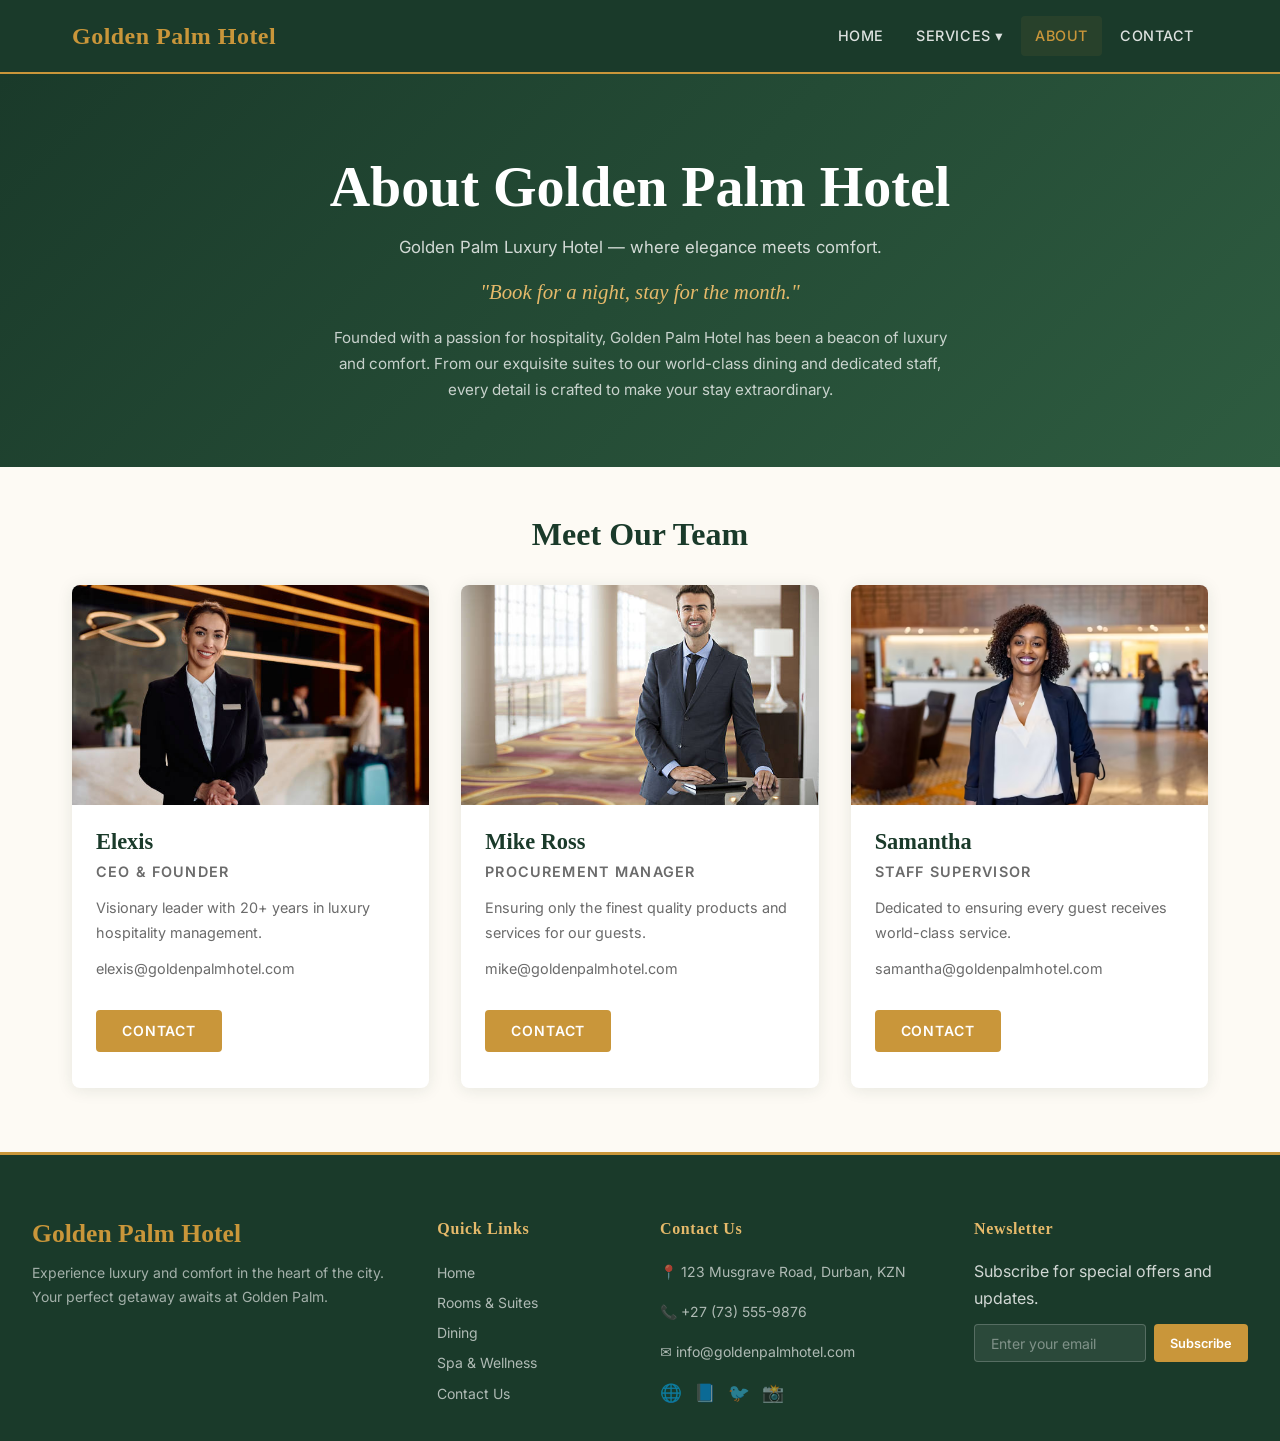
<file: about.html>
<!DOCTYPE html>
<html lang="en">

<head>
  <meta charset="UTF-8" />
  <meta name="viewport" content="width=device-width, initial-scale=1.0" />

  <!-- SEO Meta Tags -->
  <title>About Us | Golden Palm Hotel</title>
  <meta name="description" content="Learn about Golden Palm Hotel — a luxury destination in Miami managed by our passionate team. Meet our CEO, Procurement Manager, and Staff Supervisor." />
  <meta name="keywords" content="about Golden Palm Hotel, hotel team, hotel management, luxury hotel Miami, hotel history" />
  <meta name="author" content="Golden Palm Hotel" />
  <meta name="robots" content="index, follow" />
  <link rel="canonical" href="https://www.goldenpalmhotel.com/about.html" />
  <link rel="stylesheet" href="./css/stylesheet.css">
  <title>About Us | Golden Palm Hotel</title>
</head>

<body>
  <nav>
    <div class="navbar">
      <a href="./index.html" class="logo">Golden Palm Hotel</a>

      <div class="hamburger" id="hamburger" aria-label="Toggle navigation" role="button" tabindex="0">
        <span></span>
        <span></span>
        <span></span>
      </div>

      <ul class="nav-links" id="navLinks">
        <li><a href="./index.html">Home</a></li>
        <li>
          <a href="./services.html" class="submenu-toggle" aria-haspopup="true">Services ▾</a>
          <ul class="submenu">
            <li><a href="#">Breakfast</a></li>
            <li><a href="#">Office Center</a></li>
            <li><a href="#">Car Hire</a></li>
          </ul>
        </li>
        <li><a href="./about.html" class="active">About</a></li>
        <li><a href="./contact.html">Contact</a></li>
      </ul>
    </div>
  </nav>
  <!--Navigation Ends-->

  <div class="about-section">
    <h1>About Golden Palm Hotel</h1>
    <p>Golden Palm Luxury Hotel — where elegance meets comfort.</p>
    <p><em>"Book for a night, stay for the month."</em></p>
    <p class="about-description">
      Founded with a passion for hospitality, Golden Palm Hotel has been a beacon of luxury and comfort. 
      From our exquisite suites to our world-class dining and dedicated staff, every detail is crafted to make your stay extraordinary.
    </p>
  </div>

  <h2 style="text-align:center">Meet Our Team</h2>
  <div class="row">
    <div class="column">
      <div class="card">
        <img src="./img/Elexis.jpg" alt="Elexis — CEO and Founder of Golden Palm Hotel" style="width:100%">
        <div class="container">
          <h2>Elexis</h2>
          <p class="title">CEO &amp; Founder</p>
          <p>Visionary leader with 20+ years in luxury hospitality management.</p>
          <p>elexis@goldenpalmhotel.com</p>
          <p><button class="button" onclick="window.location.href='./Contact.html'">Contact</button></p>
        </div>
      </div>
    </div>

    <div class="column">
      <div class="card">
        <img src="./img/Mike.jpg" alt="Mike Ross — Procurement Manager at Golden Palm Hotel" style="width:100%">
        <div class="container">
          <h2>Mike Ross</h2>
          <p class="title">Procurement Manager</p>
          <p>Ensuring only the finest quality products and services for our guests.</p>
          <p>mike@goldenpalmhotel.com</p>
          <p><button class="button" onclick="window.location.href='./Contact.html'">Contact</button></p>
        </div>
      </div>
    </div>

    <div class="column">
      <div class="card">
        <img src="./img/samantha.avif" alt="Samantha — Staff Supervisor at Golden Palm Hotel" style="width:100%">
        <div class="container">
          <h2>Samantha</h2>
          <p class="title">Staff Supervisor</p>
          <p>Dedicated to ensuring every guest receives world-class service.</p>
          <p>samantha@goldenpalmhotel.com</p>
          <p><button class="button" onclick="window.location.href='./Contact.html'">Contact</button></p>
        </div>
      </div>
    </div>
  </div>

  <!-- Toast notification -->
  <div id="toast" class="toast" role="alert" aria-live="polite"></div>

  <footer>
    <div class="footer-logo">
      <h2>Golden Palm Hotel</h2>
      <p>Experience luxury and comfort in the heart of the city. Your perfect getaway awaits at Golden Palm.</p>
    </div>

    <div class="footer-links">
      <h3>Quick Links</h3>
      <ul>
        <li><a href="#">Home</a></li>
        <li><a href="#">Rooms &amp; Suites</a></li>
        <li><a href="#">Dining</a></li>
        <li><a href="#">Spa &amp; Wellness</a></li>
        <li><a href="#">Contact Us</a></li>
      </ul>
    </div>

    <div class="footer-contact">
      <h3>Contact Us</h3>
      <p>📍 123 Musgrave Road, Durban, KZN</p>
      <p>📞 +27 (73) 555-9876</p>
      <p>✉️ info@goldenpalmhotel.com</p>
      <div class="footer-social">
        <a href="#" aria-label="Website">🌐</a>
        <a href="#" aria-label="Facebook">📘</a>
        <a href="#" aria-label="Twitter">🐦</a>
        <a href="#" aria-label="Instagram">📸</a>
      </div>
    </div>

    <div class="footer-newsletter">
      <h3>Newsletter</h3>
      <p>Subscribe for special offers and updates.</p>
      <div class="newsletter-form">
        <input type="email" id="newsletterEmail" placeholder="Enter your email" required aria-label="Newsletter email">
        <button type="button" onclick="handleNewsletterSubmit()">Subscribe</button>
      </div>
    </div>
  </footer>

  <script src="./javascript/script.js"></script>
</body>
</html>
</file>
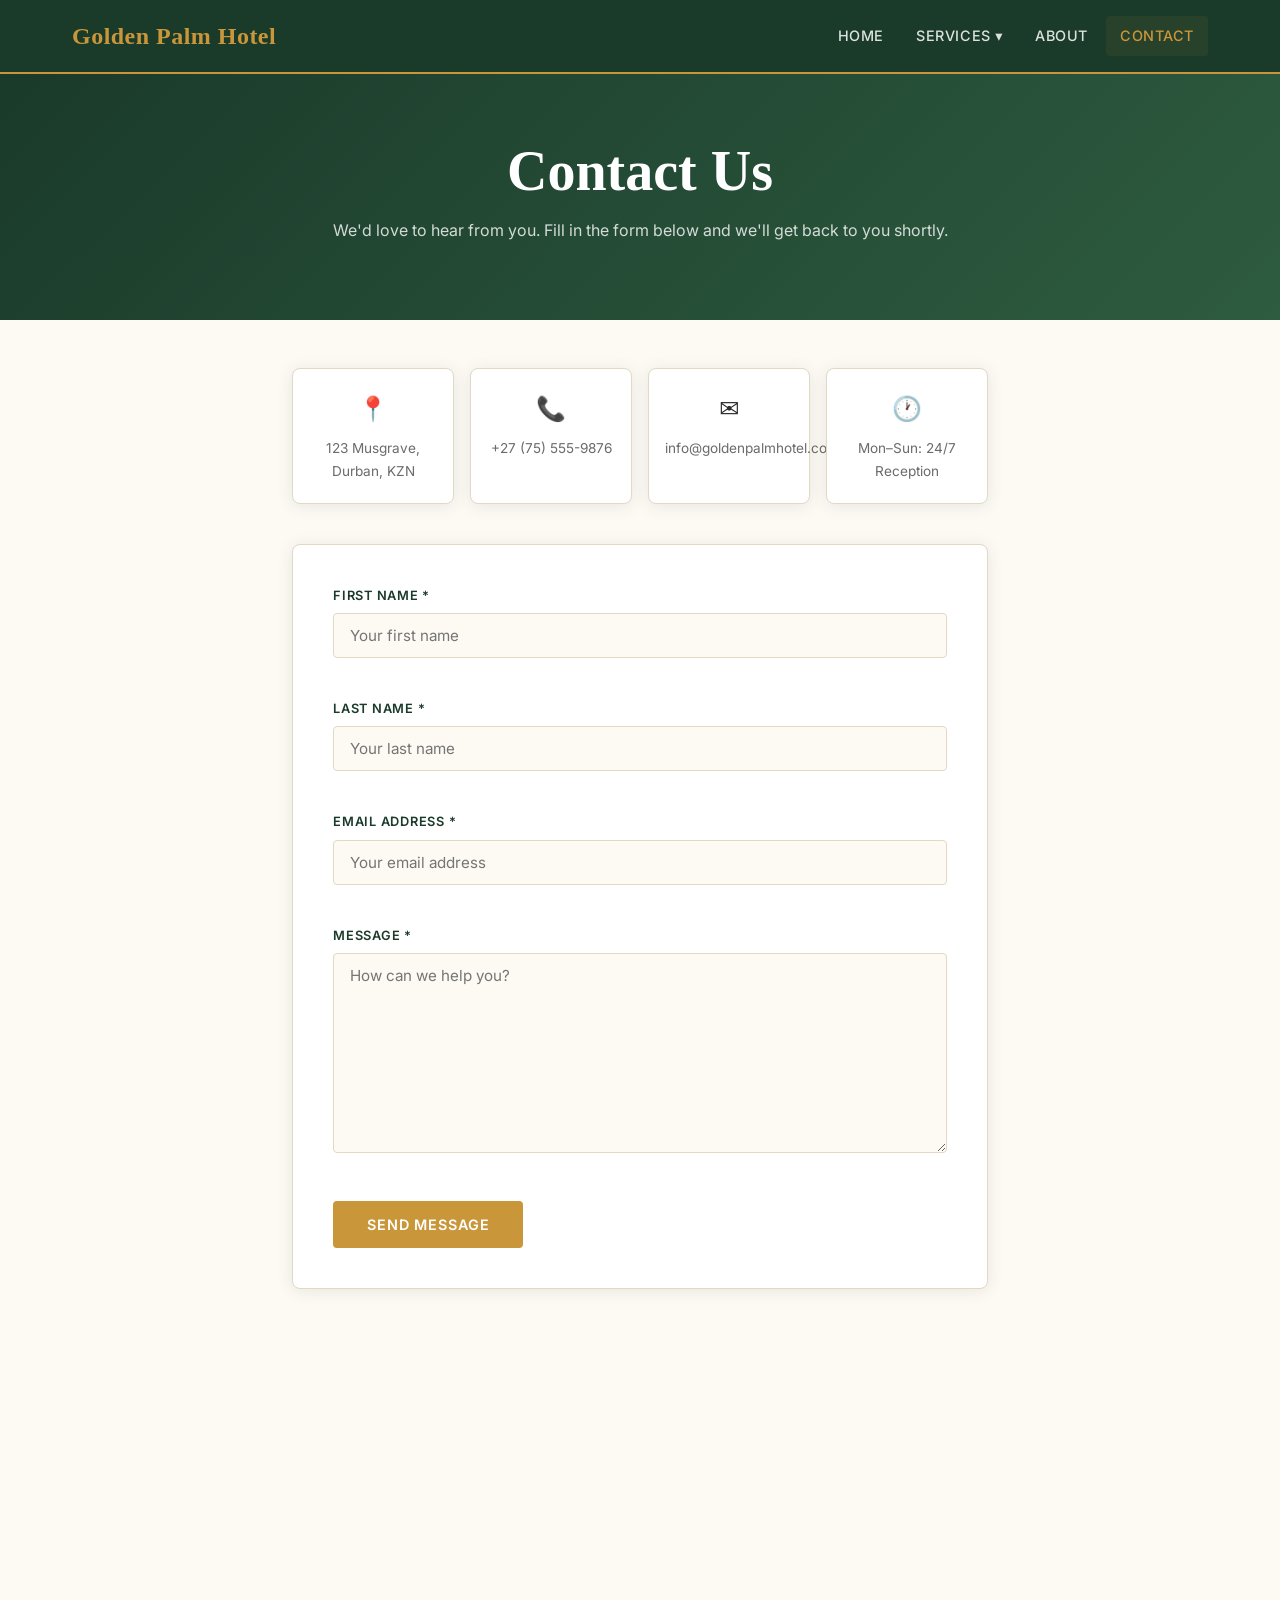
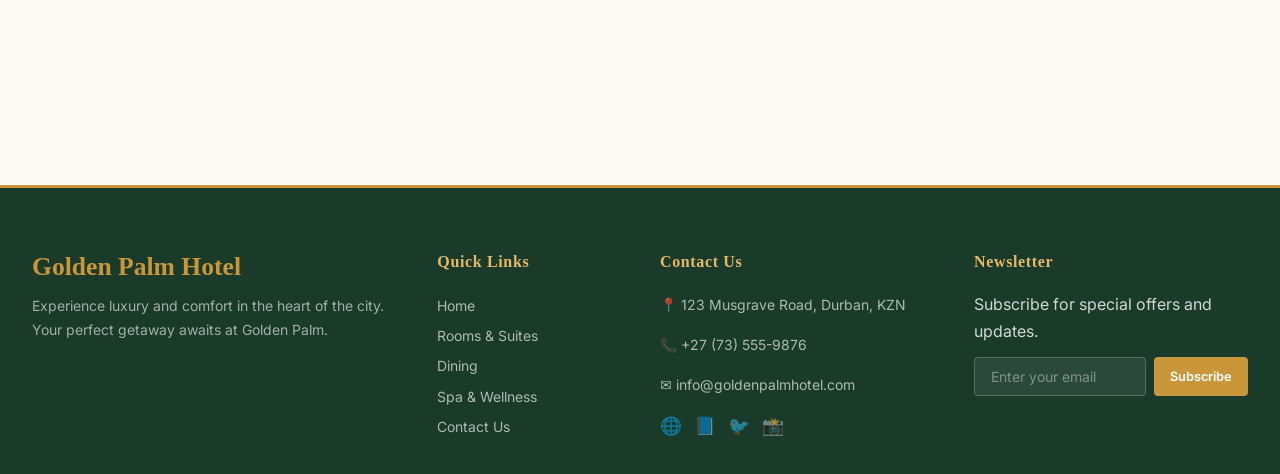
<file: contact.html>
<!DOCTYPE html>
<html lang="en">

<head>
  <meta charset="UTF-8" />
  <meta name="viewport" content="width=device-width, initial-scale=1.0" />

  <!-- SEO Meta Tags -->
  <title>Contact Us | Golden Palm Hotel</title>
  <meta name="description" content="Get in touch with Golden Palm Hotel. Send us a message for bookings, enquiries about our luxury rooms, dining, or car hire services. We respond within 24 hours." />
  <meta name="keywords" content="contact Golden Palm Hotel, hotel booking enquiry, hotel reservation, hotel contact form" />
  <meta name="author" content="Golden Palm Hotel" />
  <meta name="robots" content="index, follow" />
  <link rel="canonical" href="https://www.goldenpalmhotel.com/contact.html" />
  <link rel="stylesheet" href="./css/stylesheet.css">
</head>

<body>
  <nav>
    <div class="navbar">
      <a href="./index.html" class="logo">Golden Palm Hotel</a>

      <div class="hamburger" id="hamburger" aria-label="Toggle navigation" role="button" tabindex="0">
        <span></span>
        <span></span>
        <span></span>
      </div>

      <ul class="nav-links" id="navLinks">
        <li><a href="./index.html">Home</a></li>
        <li>
          <a href="./service.html" class="submenu-toggle" aria-haspopup="true">Services ▾</a>
          <ul class="submenu">
            <li><a href="#">Breakfast</a></li>
            <li><a href="#">Office Center</a></li>
            <li><a href="#">Car Hire</a></li>
          </ul>
        </li>
        <li><a href="./about.html">About</a></li>
        <li><a href="./contact.html" class="active">Contact</a></li>
      </ul>
    </div>
  </nav>
  <!--Navigation Ends-->

  <div class="page-header">
    <h1>Contact Us</h1>
    <p>We'd love to hear from you. Fill in the form below and we'll get back to you shortly.</p>
  </div>

  <div class="container contact-wrapper">
    <div class="contact-info-grid">
      <div class="contact-detail">
        <span>📍</span>
        <p>123 Musgrave, Durban, KZN</p>
      </div>
      <div class="contact-detail">
        <span>📞</span>
        <p>+27 (75) 555-9876</p>
      </div>
      <div class="contact-detail">
        <span>✉️</span>
        <p>info@goldenpalmhotel.com</p>
      </div>
      <div class="contact-detail">
        <span>🕐</span>
        <p>Mon–Sun: 24/7 Reception</p>
      </div>
    </div>

    <div class="contact-form-container">
      <div>
        <label for="fname">First Name *</label>
        <input id="fname" type="text" name="firstname" placeholder="Your first name" autocomplete="given-name" />
        <div id="fname-error" class="field-error" role="alert"></div>
      </div>

      <div>
        <label for="lname">Last Name *</label>
        <input id="lname" type="text" name="lastname" placeholder="Your last name" autocomplete="family-name" />
        <div id="lname-error" class="field-error" role="alert"></div>
      </div>

      <div>
        <label for="ename">Email Address *</label>
        <input id="ename" type="email" name="email" placeholder="Your email address" autocomplete="email" />
        <div id="ename-error" class="field-error" role="alert"></div>
      </div>

      <div>
        <label for="subject">Message *</label>
        <textarea id="subject" name="subject" placeholder="How can we help you?" style="height:200px" aria-label="Your message"></textarea>
        <div id="subject-error" class="field-error" role="alert"></div>
      </div>

      <button type="button" id="submitBtn" onclick="handleContactSubmit()" class="button submit-btn">
        Send Message
      </button>
    </div>
  </div>

  <!-- Location map -->
  <section class="container map-section" aria-label="Hotel location map" style="margin:2rem auto;">
    <iframe
      title="Golden Palm Hotel location on Musgrave Road, Durban"
      src="https://www.google.com/maps?q=Musgrave+Road,+Durban,+KwaZulu-Natal,+South+Africa&output=embed"
      style="width:100%; height:400px; border:0; border-radius:8px; display:block;"
      loading="lazy"
      allowfullscreen
      referrerpolicy="no-referrer-when-downgrade"></iframe>
  </section>

  <!-- Toast notification -->
  <div id="toast" class="toast" role="alert" aria-live="polite"></div>

  <footer>
    <div class="footer-logo">
      <h2>Golden Palm Hotel</h2>
      <p>Experience luxury and comfort in the heart of the city. Your perfect getaway awaits at Golden Palm.</p>
    </div>

    <div class="footer-links">
      <h3>Quick Links</h3>
      <ul>
        <li><a href="#">Home</a></li>
        <li><a href="#">Rooms &amp; Suites</a></li>
        <li><a href="#">Dining</a></li>
        <li><a href="#">Spa &amp; Wellness</a></li>
        <li><a href="#">Contact Us</a></li>
      </ul>
    </div>

    <div class="footer-contact">
      <h3>Contact Us</h3>
      <p>📍 123 Musgrave Road, Durban, KZN</p>
      <p>📞 +27 (73) 555-9876</p>
      <p>✉️ info@goldenpalmhotel.com</p>
      <div class="footer-social">
        <a href="#" aria-label="Website">🌐</a>
        <a href="#" aria-label="Facebook">📘</a>
        <a href="#" aria-label="Twitter">🐦</a>
        <a href="#" aria-label="Instagram">📸</a>
      </div>
    </div>

    <div class="footer-newsletter">
      <h3>Newsletter</h3>
      <p>Subscribe for special offers and updates.</p>
      <div class="newsletter-form">
        <input type="email" id="newsletterEmail" placeholder="Enter your email" required aria-label="Newsletter email">
        <button type="button" onclick="handleNewsletterSubmit()">Subscribe</button>
      </div>
    </div>
  </footer>

  <script src="./javascript/script.js"></script>
</body>
</html>
</file>
<file: css/stylesheet.css>
/* ============================================================
   Golden Palm Hotel — Main Stylesheet
   Palette: Forest Green | Warm Sand | Burnished Gold | Ivory
   Type: Cormorant Garant (display) + Inter (body)
   ============================================================ */

@import url('https://fonts.googleapis.com/css2?family=Cormorant+Garant:ital,wght@0,400;0,500;0,600;0,700;1,400;1,500&family=Inter:wght@300;400;500;600&display=swap');

/* ── Custom Properties ────────────────────────────────────── */
:root {
  --green-deep:   #1A3A2A;
  --green-mid:    #2E5C40;
  --gold:         #C9963A;
  --gold-light:   #E5B96A;
  --sand:         #F5EDD8;
  --ivory:        #FDFAF4;
  --text-dark:    #2C2C2C;
  --text-muted:   #6B6B6B;
  --border:       #E2D8C4;
  --white:        #ffffff;

  --ff-display:   'Cormorant Garant', Georgia, serif;
  --ff-body:      'Inter', system-ui, sans-serif;

  --nav-h:        72px;
  --radius:       4px;
  --radius-lg:    8px;
  --shadow:       0 2px 16px rgba(26,58,42,0.10);
  --shadow-hover: 0 8px 32px rgba(26,58,42,0.16);
  --transition:   0.25s ease;
}

/* ── Reset & Base ─────────────────────────────────────────── */
*, *::before, *::after { box-sizing: border-box; margin: 0; padding: 0; }

html { scroll-behavior: smooth; font-size: 16px; }

body {
  font-family: var(--ff-body);
  font-weight: 400;
  color: var(--text-dark);
  background: var(--ivory);
  line-height: 1.7;
  -webkit-font-smoothing: antialiased;
}

img { display: block; max-width: 100%; }
a   { color: inherit; text-decoration: none; }
ul  { list-style: none; }

/* ── Gold Rule — signature element ──────────────────────────*/
.gold-rule {
  display: block;
  width: 56px;
  height: 2px;
  background: var(--gold);
  margin: 0 auto 1.5rem;
}

/* ── Typography ───────────────────────────────────────────── */
h1, h2, h3, h4 {
  font-family: var(--ff-display);
  font-weight: 600;
  line-height: 1.2;
  color: var(--green-deep);
}

h1 { font-size: clamp(2rem, 5vw, 3.5rem); }
h2 { font-size: clamp(1.5rem, 3vw, 2.25rem); }
h3 { font-size: 1.25rem; }

p  { margin-bottom: 0.75rem; }

/* ── Navigation ───────────────────────────────────────────── */
nav {
  position: sticky;
  top: 0;
  z-index: 100;
  background: var(--green-deep);
  border-bottom: 2px solid var(--gold);
}

.navbar {
  max-width: 1200px;
  margin: 0 auto;
  padding: 0 2rem;
  height: var(--nav-h);
  display: flex;
  align-items: center;
  justify-content: space-between;
  gap: 2rem;
}

.navbar.scrolled { box-shadow: var(--shadow); }

.logo {
  font-family: var(--ff-display);
  font-size: 1.5rem;
  font-weight: 700;
  color: var(--gold);
  letter-spacing: 0.02em;
  white-space: nowrap;
  flex-shrink: 0;
}

.nav-links {
  display: flex;
  align-items: center;
  gap: 0.25rem;
}

.nav-links > li {
  position: relative;
}

.nav-links > li > a {
  display: block;
  padding: 0.5rem 0.875rem;
  color: rgba(255,255,255,0.85);
  font-size: 0.9rem;
  font-weight: 500;
  letter-spacing: 0.04em;
  text-transform: uppercase;
  border-radius: var(--radius);
  transition: color var(--transition), background var(--transition);
}

.nav-links > li > a:hover,
.nav-links > li > a.active {
  color: var(--gold);
  background: rgba(201,150,58,0.08);
}

/* Submenu */
.submenu {
  position: absolute;
  top: calc(100% + 6px);
  left: 0;
  min-width: 160px;
  background: var(--green-deep);
  border: 1px solid var(--gold);
  border-radius: var(--radius);
  padding: 0.5rem 0;
  opacity: 0;
  pointer-events: none;
  transform: translateY(-6px);
  transition: opacity var(--transition), transform var(--transition);
  z-index: 50;
}

.nav-links > li:hover .submenu,
.submenu.open {
  opacity: 1;
  pointer-events: auto;
  transform: translateY(0);
}

.submenu li a {
  display: block;
  padding: 0.5rem 1rem;
  color: rgba(255,255,255,0.8);
  font-size: 0.875rem;
  transition: color var(--transition), padding-left var(--transition);
}

.submenu li a:hover {
  color: var(--gold);
  padding-left: 1.25rem;
}

/* Hamburger */
.hamburger {
  display: none;
  flex-direction: column;
  gap: 5px;
  cursor: pointer;
  padding: 6px;
  border-radius: var(--radius);
}

.hamburger span {
  display: block;
  width: 24px;
  height: 2px;
  background: var(--gold);
  transition: transform var(--transition), opacity var(--transition);
}

.hamburger.active span:nth-child(1) { transform: translateY(7px) rotate(45deg); }
.hamburger.active span:nth-child(2) { opacity: 0; }
.hamburger.active span:nth-child(3) { transform: translateY(-7px) rotate(-45deg); }

/* ── Buttons ──────────────────────────────────────────────── */
.button {
  display: inline-block;
  padding: 0.65rem 1.5rem;
  background: var(--gold);
  color: var(--white);
  font-family: var(--ff-body);
  font-size: 0.875rem;
  font-weight: 600;
  letter-spacing: 0.06em;
  text-transform: uppercase;
  border: 2px solid var(--gold);
  border-radius: var(--radius);
  cursor: pointer;
  transition: background var(--transition), color var(--transition), transform var(--transition), box-shadow var(--transition);
}

.button:hover {
  background: var(--green-deep);
  border-color: var(--green-deep);
  color: var(--gold);
  transform: translateY(-1px);
  box-shadow: 0 4px 16px rgba(201,150,58,0.25);
}

.button--outline {
  background: transparent;
  color: var(--green-deep);
  border-color: var(--green-deep);
}

.button--outline:hover {
  background: var(--green-deep);
  color: var(--gold);
}

/* ── Hero Slideshow (index.html) ──────────────────────────── */
.slideshow-container {
  position: relative;
  overflow: hidden;
  background: var(--green-deep);
}

.carousalmargin { margin: 0; }

.mySlides { display: none; position: relative; }
.mySlides.fade { animation: fadeIn 0.8s ease; }
.mySlides img { width: 100%; height: 500px; object-fit: cover; filter: brightness(0.75); }

@keyframes fadeIn { from { opacity: 0.4; } to { opacity: 1; } }

.text {
  position: absolute;
  bottom: 2.5rem;
  left: 50%;
  transform: translateX(-50%);
  font-family: var(--ff-display);
  font-size: clamp(1.25rem, 3vw, 2rem);
  font-style: italic;
  color: var(--white);
  background: rgba(26,58,42,0.65);
  padding: 0.75rem 2rem;
  border-left: 3px solid var(--gold);
  white-space: nowrap;
  letter-spacing: 0.03em;
}

.numbertext {
  position: absolute;
  top: 1rem;
  right: 1.25rem;
  color: rgba(255,255,255,0.6);
  font-size: 0.75rem;
  letter-spacing: 0.1em;
}

.prev, .next {
  position: absolute;
  top: 50%;
  transform: translateY(-50%);
  padding: 0.75rem 1rem;
  color: var(--white);
  background: rgba(26,58,42,0.55);
  border: 1px solid rgba(201,150,58,0.4);
  cursor: pointer;
  font-size: 1.25rem;
  user-select: none;
  transition: background var(--transition);
  z-index: 5;
}
.prev { left: 0; border-radius: 0 var(--radius) var(--radius) 0; }
.next { right: 0; border-radius: var(--radius) 0 0 var(--radius); }
.prev:hover, .next:hover { background: rgba(201,150,58,0.75); }

.dot {
  display: inline-block;
  width: 10px;
  height: 10px;
  margin: 0 5px;
  background: var(--border);
  border-radius: 50%;
  cursor: pointer;
  transition: background var(--transition);
}
.dot.active, .dot:hover { background: var(--gold); }

/* ── Section headings (index) ─────────────────────────────── */
body > h1 {
  text-align: center;
  padding: 3rem 1rem 0.5rem;
}
body > h1 + p {
  text-align: center;
  color: var(--text-muted);
  font-style: italic;
  margin-bottom: 0.5rem;
}

/* ── Card Grid ────────────────────────────────────────────── */
.row {
  display: grid;
  grid-template-columns: repeat(auto-fit, minmax(280px, 1fr));
  gap: 2rem;
  max-width: 1200px;
  margin: 2rem auto 4rem;
  padding: 0 2rem;
}

.column { display: flex; }

.card {
  background: var(--white);
  border-radius: var(--radius-lg);
  overflow: hidden;
  box-shadow: var(--shadow);
  display: flex;
  flex-direction: column;
  width: 100%;
  transition: box-shadow var(--transition), transform var(--transition);
}

.card:hover {
  box-shadow: var(--shadow-hover);
  transform: translateY(-4px);
}

.card img {
  width: 100%;
  height: 220px;
  object-fit: cover;
  transition: transform 0.4s ease;
}

.card:hover img { transform: scale(1.04); }

.card .container {
  padding: 1.5rem;
  display: flex;
  flex-direction: column;
  flex: 1;
}

.card .container h2 {
  font-size: 1.4rem;
  margin-bottom: 0.25rem;
}

.card .title {
  color: var(--gold);
  font-size: 0.8rem;
  font-weight: 600;
  letter-spacing: 0.08em;
  text-transform: uppercase;
  margin-bottom: 0.75rem;
}

.card .container p { color: var(--text-muted); font-size: 0.9rem; }

.card .container > p:last-of-type {
  margin-top: auto;
  padding-top: 1rem;
}

/* ── About Page ───────────────────────────────────────────── */
.about-section {
  background: linear-gradient(135deg, var(--green-deep) 0%, var(--green-mid) 100%);
  color: var(--white);
  text-align: center;
  padding: 5rem 2rem 4rem;
}

.about-section h1 {
  color: var(--white);
  margin-bottom: 0.75rem;
}

.about-section p {
  color: rgba(255,255,255,0.8);
  font-size: 1.05rem;
}

.about-section em {
  font-family: var(--ff-display);
  font-size: 1.3rem;
  color: var(--gold-light);
  font-style: italic;
}

.about-description {
  max-width: 640px;
  margin: 1rem auto 0;
  color: rgba(255,255,255,0.75) !important;
  font-size: 0.95rem !important;
}

/* Team section heading */
h2[style*="text-align:center"] {
  margin: 3rem 0 0.5rem;
  font-size: 2rem;
}

/* ── Contact Page ─────────────────────────────────────────── */
.page-header {
  background: linear-gradient(135deg, var(--green-deep), var(--green-mid));
  color: var(--white);
  text-align: center;
  padding: 4rem 2rem;
}

.page-header h1 { color: var(--white); margin-bottom: 0.75rem; }
.page-header p  { color: rgba(255,255,255,0.8); font-size: 1rem; }

.contact-wrapper {
  max-width: 760px;
  margin: 3rem auto 4rem;
  padding: 0 2rem;
}

.contact-info-grid {
  display: grid;
  grid-template-columns: repeat(auto-fit, minmax(160px, 1fr));
  gap: 1rem;
  margin-bottom: 2.5rem;
}

.contact-detail {
  background: var(--white);
  border: 1px solid var(--border);
  border-radius: var(--radius-lg);
  padding: 1.25rem 1rem;
  text-align: center;
  box-shadow: var(--shadow);
}

.contact-detail span { font-size: 1.5rem; display: block; margin-bottom: 0.4rem; }
.contact-detail p    { margin: 0; font-size: 0.85rem; color: var(--text-muted); }

.contact-form-container {
  background: var(--white);
  border: 1px solid var(--border);
  border-radius: var(--radius-lg);
  padding: 2.5rem;
  box-shadow: var(--shadow);
  display: flex;
  flex-direction: column;
  gap: 1.25rem;
}

.contact-form-container label {
  display: block;
  font-size: 0.8rem;
  font-weight: 600;
  letter-spacing: 0.06em;
  text-transform: uppercase;
  color: var(--green-deep);
  margin-bottom: 0.4rem;
}

.contact-form-container input,
.contact-form-container textarea {
  width: 100%;
  padding: 0.75rem 1rem;
  border: 1.5px solid var(--border);
  border-radius: var(--radius);
  font-family: var(--ff-body);
  font-size: 0.95rem;
  color: var(--text-dark);
  background: var(--ivory);
  transition: border-color var(--transition), box-shadow var(--transition);
  outline: none;
}

.contact-form-container input:focus,
.contact-form-container textarea:focus {
  border-color: var(--gold);
  box-shadow: 0 0 0 3px rgba(201,150,58,0.15);
  background: var(--white);
}

.contact-form-container textarea { resize: vertical; min-height: 140px; }

.field-error {
  color: #c0392b;
  font-size: 0.8rem;
  margin-top: 0.3rem;
  min-height: 1.2em;
}

.submit-btn { align-self: flex-start; padding: 0.8rem 2rem; font-size: 0.9rem; }

/* ── Services Page ────────────────────────────────────────── */
.services-hero {
  background: linear-gradient(135deg, var(--green-deep) 0%, var(--green-mid) 100%);
  padding: 5rem 2rem 4.5rem;
  text-align: center;
  position: relative;
  overflow: hidden;
}

.services-hero::after {
  content: '';
  position: absolute;
  bottom: 0; left: 0; right: 0;
  height: 3px;
  background: linear-gradient(90deg, transparent, var(--gold), transparent);
}

.services-hero__label {
  font-size: 0.8rem;
  font-weight: 600;
  letter-spacing: 0.2em;
  text-transform: uppercase;
  color: var(--gold);
  margin-bottom: 1rem;
}

.services-hero__title {
  color: var(--white);
  margin-bottom: 1rem;
}

.services-hero__sub {
  color: rgba(255,255,255,0.75);
  font-size: 1.05rem;
  margin-bottom: 2rem;
}

.hero-cta { font-size: 0.9rem; padding: 0.8rem 2rem; }

.filter-section {
  background: var(--sand);
  padding: 1.5rem 2rem;
  border-bottom: 1px solid var(--border);
}

.filter-bar {
  max-width: 1200px;
  margin: 0 auto;
  display: flex;
  flex-wrap: wrap;
  gap: 0.5rem;
  justify-content: center;
}

.filter-btn {
  padding: 0.45rem 1.1rem;
  border: 1.5px solid var(--border);
  border-radius: 999px;
  background: var(--white);
  color: var(--text-muted);
  font-family: var(--ff-body);
  font-size: 0.8rem;
  font-weight: 500;
  cursor: pointer;
  transition: all var(--transition);
}

.filter-btn:hover,
.filter-btn.active {
  background: var(--green-deep);
  border-color: var(--green-deep);
  color: var(--gold);
}

.services-main {
  max-width: 1200px;
  margin: 3rem auto;
  padding: 0 2rem;
  display: grid;
  grid-template-columns: repeat(auto-fill, minmax(320px, 1fr));
  gap: 2rem;
}

.service-card {
  background: var(--white);
  border-radius: var(--radius-lg);
  overflow: hidden;
  box-shadow: var(--shadow);
  display: flex;
  flex-direction: column;
  transition: box-shadow var(--transition), transform var(--transition);
}

.service-card:hover {
  box-shadow: var(--shadow-hover);
  transform: translateY(-4px);
}

.service-card__img-wrap {
  position: relative;
  overflow: hidden;
}

.service-card__img-wrap img {
  width: 100%;
  height: 210px;
  object-fit: cover;
  transition: transform 0.4s ease;
}

.service-card:hover .service-card__img-wrap img { transform: scale(1.05); }

.service-card__badge {
  position: absolute;
  top: 0.875rem;
  left: 0.875rem;
  background: var(--green-deep);
  color: var(--gold-light);
  font-size: 0.7rem;
  font-weight: 600;
  letter-spacing: 0.06em;
  padding: 0.3rem 0.75rem;
  border-radius: 999px;
}

.service-card__badge--gold  { background: var(--gold); color: var(--white); }
.service-card__badge--green { background: #2E7D32; color: #fff; }

.service-card__body {
  padding: 1.5rem;
  display: flex;
  flex-direction: column;
  flex: 1;
}

.service-card__icon { font-size: 1.75rem; margin-bottom: 0.5rem; }

.service-card__body h2 {
  font-size: 1.35rem;
  margin-bottom: 0.2rem;
}

.service-card__tagline {
  color: var(--gold);
  font-size: 0.75rem;
  font-weight: 600;
  letter-spacing: 0.1em;
  text-transform: uppercase;
  margin-bottom: 0.75rem;
}

.service-card__body > p:not(.service-card__tagline) {
  color: var(--text-muted);
  font-size: 0.9rem;
  margin-bottom: 1rem;
}

.service-card__features {
  margin: 0 0 1.25rem;
  display: flex;
  flex-direction: column;
  gap: 0.35rem;
}

.service-card__features li {
  font-size: 0.83rem;
  color: var(--text-muted);
  display: flex;
  align-items: flex-start;
  gap: 0.4rem;
}

.service-card__footer {
  display: flex;
  align-items: center;
  justify-content: space-between;
  gap: 1rem;
  padding-top: 1rem;
  border-top: 1px solid var(--border);
  margin-top: auto;
  flex-wrap: wrap;
}

.service-card__price {
  font-size: 0.85rem;
  color: var(--text-muted);
}

.service-card__price strong {
  font-size: 1.05rem;
  color: var(--green-deep);
  font-weight: 700;
}

.no-results {
  text-align: center;
  padding: 3rem;
  color: var(--text-muted);
  font-style: italic;
}

.enquiry-strip {
  background: var(--green-deep);
  margin: 0;
}

.enquiry-strip__inner {
  max-width: 1200px;
  margin: 0 auto;
  padding: 3rem 2rem;
  display: flex;
  align-items: center;
  justify-content: space-between;
  gap: 2rem;
  flex-wrap: wrap;
}

.enquiry-strip__text h2 { color: var(--white); font-size: 1.5rem; margin-bottom: 0.35rem; }
.enquiry-strip__text p  { color: rgba(255,255,255,0.7); margin: 0; font-size: 0.95rem; }

.enquiry-strip__actions {
  display: flex;
  gap: 1rem;
  flex-wrap: wrap;
}

.enquiry-strip .button--outline {
  color: var(--gold);
  border-color: var(--gold);
}
.enquiry-strip .button--outline:hover {
  background: var(--gold);
  color: var(--white);
}

/* Scroll-to-top */
#scrollTopBtn {
  position: fixed;
  bottom: 2rem;
  right: 2rem;
  width: 44px;
  height: 44px;
  background: var(--green-deep);
  color: var(--gold);
  border: 1px solid var(--gold);
  border-radius: 50%;
  font-size: 1.1rem;
  cursor: pointer;
  display: none;
  align-items: center;
  justify-content: center;
  box-shadow: var(--shadow);
  transition: background var(--transition);
  z-index: 90;
}
#scrollTopBtn:hover { background: var(--gold); color: var(--white); }

/* ── Footer ───────────────────────────────────────────────── */
footer {
  background: var(--green-deep);
  color: rgba(255,255,255,0.8);
  padding: 4rem 2rem 2rem;
  display: grid;
  grid-template-columns: 2fr 1fr 1.5fr 1.5fr;
  gap: 2.5rem;
  border-top: 3px solid var(--gold);
}

.footer-logo h2 {
  font-family: var(--ff-display);
  font-size: 1.6rem;
  color: var(--gold);
  margin-bottom: 0.75rem;
}
.footer-logo p { font-size: 0.875rem; color: rgba(255,255,255,0.6); line-height: 1.7; }

footer h3 {
  font-family: var(--ff-display);
  font-size: 1rem;
  color: var(--gold-light);
  margin-bottom: 1.25rem;
  letter-spacing: 0.04em;
}

.footer-links ul li a {
  color: rgba(255,255,255,0.65);
  font-size: 0.875rem;
  display: block;
  padding: 0.2rem 0;
  transition: color var(--transition), padding-left var(--transition);
}
.footer-links ul li a:hover { color: var(--gold); padding-left: 4px; }

.footer-contact p { font-size: 0.875rem; color: rgba(255,255,255,0.65); line-height: 2; }

.footer-social {
  display: flex;
  gap: 0.75rem;
  margin-top: 0.75rem;
}
.footer-social a {
  font-size: 1.1rem;
  opacity: 0.7;
  transition: opacity var(--transition), transform var(--transition);
}
.footer-social a:hover { opacity: 1; transform: scale(1.15); }

.newsletter-form {
  display: flex;
  gap: 0.5rem;
  margin-top: 0.75rem;
  flex-wrap: wrap;
}
.newsletter-form input {
  flex: 1;
  min-width: 140px;
  padding: 0.6rem 1rem;
  border: 1px solid rgba(255,255,255,0.2);
  border-radius: var(--radius);
  background: rgba(255,255,255,0.08);
  color: var(--white);
  font-family: var(--ff-body);
  font-size: 0.875rem;
  outline: none;
  transition: border-color var(--transition);
}
.newsletter-form input::placeholder { color: rgba(255,255,255,0.4); }
.newsletter-form input:focus { border-color: var(--gold); }
.newsletter-form button {
  padding: 0.6rem 1rem;
  background: var(--gold);
  color: var(--white);
  border: none;
  border-radius: var(--radius);
  font-family: var(--ff-body);
  font-size: 0.8rem;
  font-weight: 600;
  cursor: pointer;
  transition: background var(--transition);
}
.newsletter-form button:hover { background: var(--gold-light); }

/* ── Toast ────────────────────────────────────────────────── */
.toast {
  position: fixed;
  bottom: 2rem;
  left: 50%;
  transform: translateX(-50%) translateY(20px);
  background: var(--green-deep);
  color: var(--white);
  padding: 0.75rem 1.75rem;
  border-radius: var(--radius-lg);
  font-size: 0.9rem;
  border-left: 3px solid var(--gold);
  opacity: 0;
  pointer-events: none;
  transition: opacity var(--transition), transform var(--transition);
  z-index: 999;
  white-space: nowrap;
}

.toast--visible {
  opacity: 1;
  transform: translateX(-50%) translateY(0);
}

.toast--success { border-color: #4caf50; }
.toast--error   { border-color: #f44336; }

/* ── Responsive ───────────────────────────────────────────── */
@media (max-width: 900px) {
  footer {
    grid-template-columns: 1fr 1fr;
  }
}

@media (max-width: 768px) {
  .hamburger { display: flex; }

  .nav-links {
    display: none;
    position: absolute;
    top: var(--nav-h);
    left: 0;
    right: 0;
    background: var(--green-deep);
    flex-direction: column;
    align-items: flex-start;
    padding: 1rem 2rem 1.5rem;
    gap: 0;
    border-top: 1px solid rgba(201,150,58,0.2);
    box-shadow: 0 8px 24px rgba(0,0,0,0.2);
  }

  .nav-links.open { display: flex; }

  .nav-links > li { width: 100%; }

  .nav-links > li > a {
    padding: 0.75rem 0;
    font-size: 1rem;
    border-bottom: 1px solid rgba(255,255,255,0.07);
  }

  .submenu {
    position: static;
    opacity: 1;
    pointer-events: auto;
    transform: none;
    background: rgba(255,255,255,0.05);
    border: none;
    border-radius: 0;
    padding: 0.25rem 0 0.25rem 1rem;
    display: none;
  }

  .submenu.open { display: block; }

  .row { padding: 0 1rem; }

  footer {
    grid-template-columns: 1fr;
    gap: 2rem;
  }

  .enquiry-strip__inner {
    flex-direction: column;
    text-align: center;
  }

  .services-main {
    grid-template-columns: 1fr;
  }

  .contact-form-container { padding: 1.5rem; }
}

@media (max-width: 480px) {
  .text { white-space: normal; text-align: center; font-size: 1.1rem; }
  .mySlides img { height: 280px; }
  .service-card__footer { flex-direction: column; align-items: flex-start; }
}

@media (prefers-reduced-motion: reduce) {
  *, *::before, *::after { animation-duration: 0.01ms !important; transition-duration: 0.01ms !important; }
}
</file>
